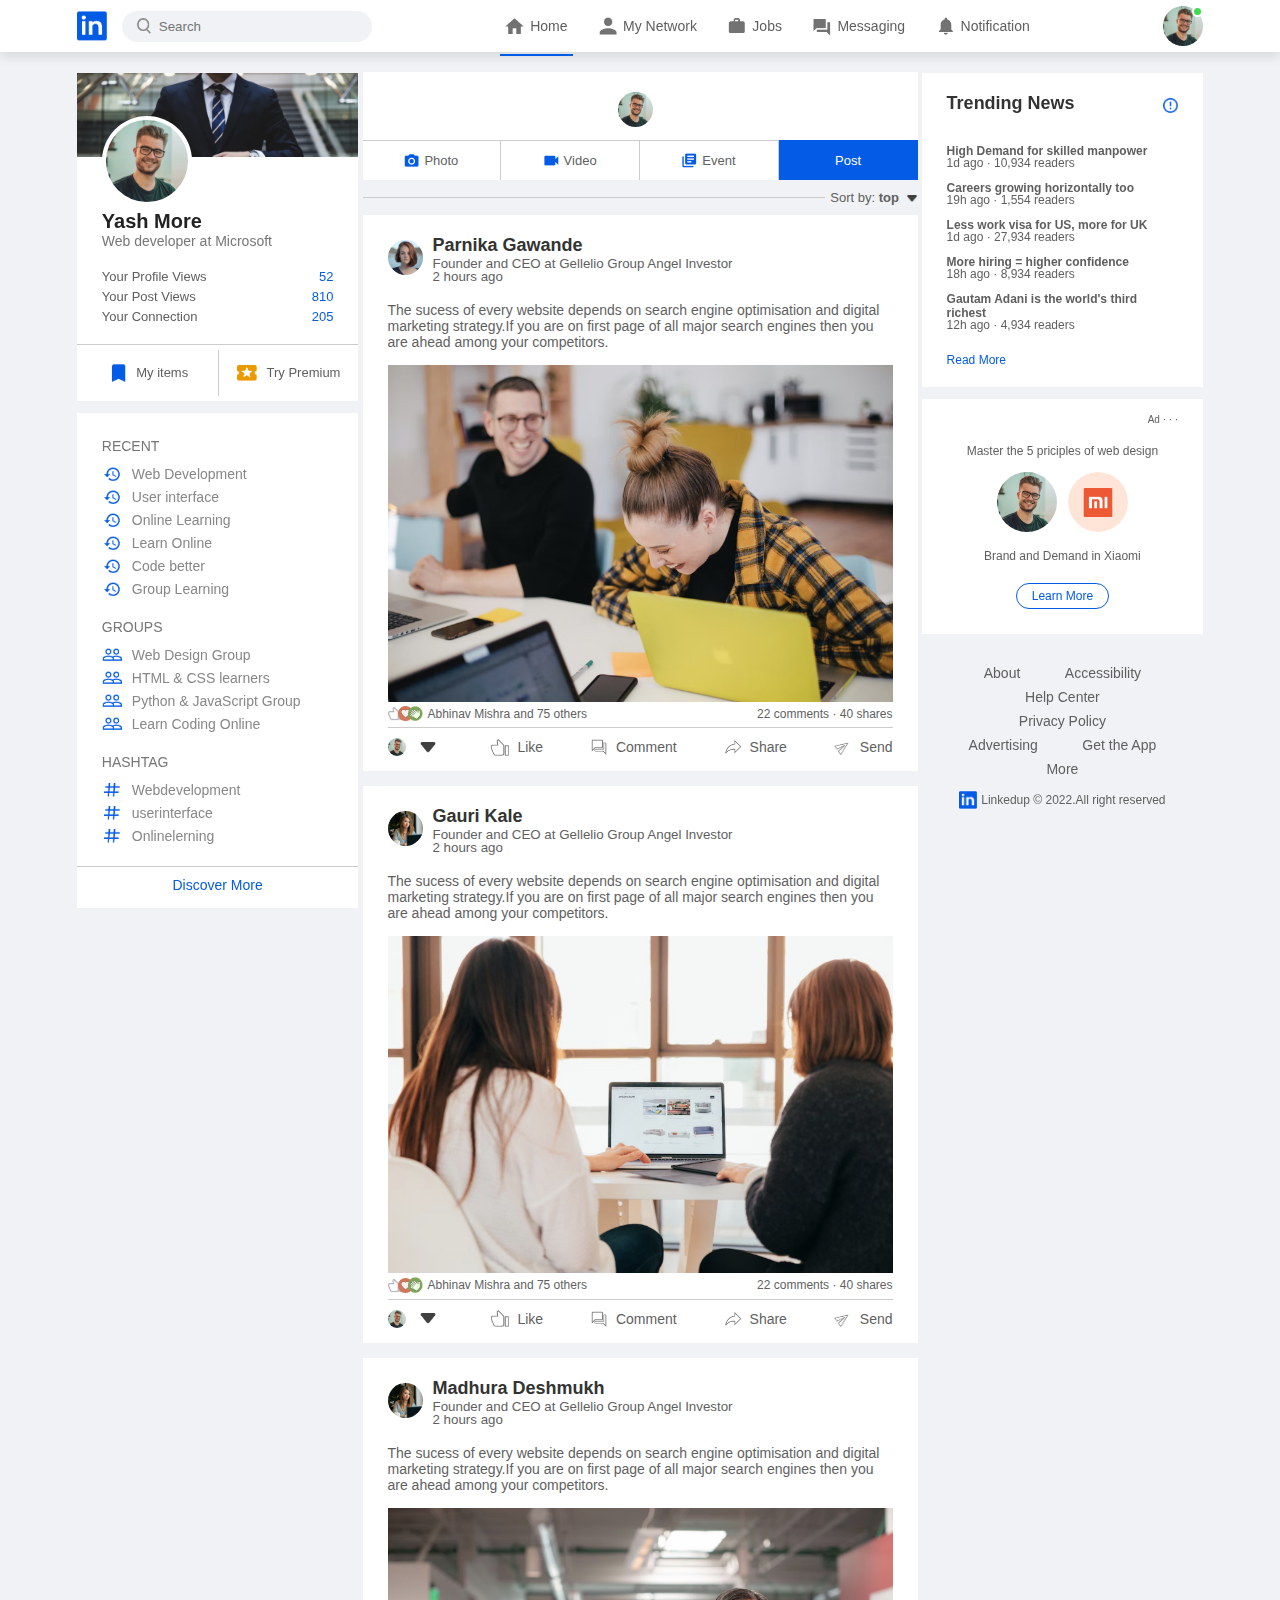
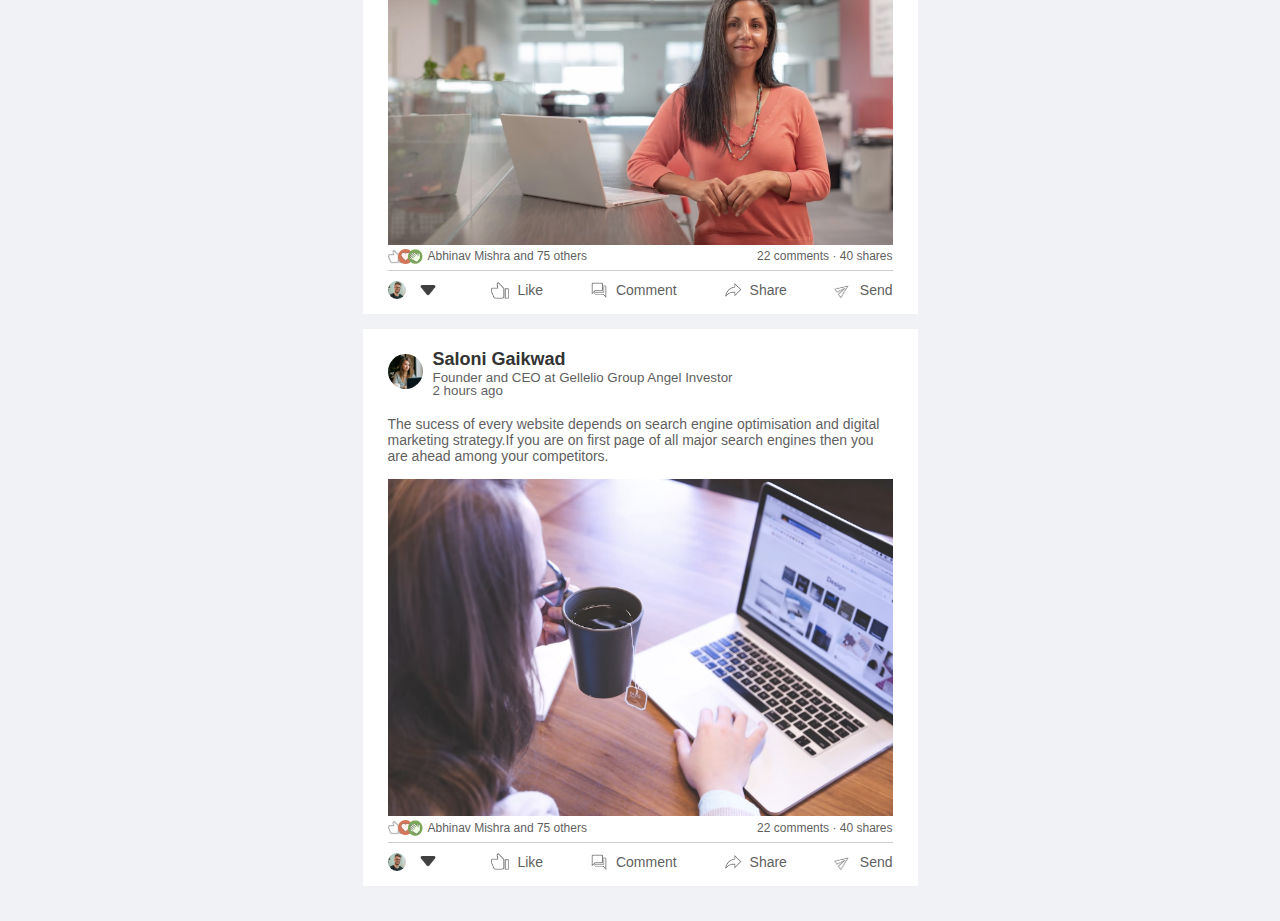
<file: index.html>
<!DOCTYPE html>
<html lang="en">
<head>
    <meta charset="UTF-8">
    <meta name="viewport" content="width=device-width, initial-scale=1.0">
    <title>Social Media Website Design</title>
    <link rel="stylesheet" href="style.css">
</head>
<body>
    <nav class="navbar">
        <div class="navbar-left">
            <a href="index.html" class="logo" ><img src="images/logo.png"></a>

            <div class="search-box">
                <img src="images/search.png">
                <input type="text" placeholder="Search">
            </div>
        </div>
        <div class="navbar-center">
            <ul>
                <li><a href="#" class="active-link"><img src="images/home.png"><span>Home</span></a></li>
                <li><a href="#"><img src="images/network.png"><span>My Network</span></a></li>
                <li><a href="#"><img src="images/jobs.png"><span>Jobs</span></a></li>
                <li><a href="#"><img src="images/message.png"><span>Messaging</span></a></li>
                <li><a href="#"><img src="images/notification.png"><span>Notification</span></a></li>
            </ul>
        </div>
        <div class="navbar-right">
            <div class="online">
                <img src="images/user-1.png" class="nav-profile-img" onclick="toggleMenu()">
            </div> 
        </div>
<!-- ---------- profile-drop-down-menu------------- -->
        <div class="profile-menu-wrap" id="profileMenu">
            <div class="profile-menu">
                <div class="user-info">
                    <img src="images/user-1.png">
                    <div>
                        <h3>Yash Chopra</h3>
                        <a href="profile.html">See your profile</a>
                    </div>
                </div>
                <hr>
                <a href="#" class="profile-menu-link">
                    <img src="images/feedback.png">
                    <p>Give feedback</p>
                    <span>></span>
                </a>
                <a href="#" class="profile-menu-link">
                    <img src="images/setting.png">
                    <p>Setting & Support</p>
                    <span>></span>
                </a>
                <a href="#" class="profile-menu-link">
                    <img src="images/help.png">
                    <p>Help & Support</p>
                    <span>></span>
                </a>
                <a href="#" class="profile-menu-link">
                    <img src="images/display.png">
                    <p>Display & Accessibility</p>
                    <span>></span>
                </a>
                <a href="#" class="profile-menu-link">
                    <img src="images/logout.png">
                    <p>Logout</p>
                    <span>></span>
                </a>
                
            </div>
        </div>
    </nav>
    <!-- -------navbar close------- -->

    <div class="container">
        <!-- -----Left-sidebar----- -->
        <div class="left-sidebar">
            <div class="sidebar-profile-box">
                <img src="images/cover-pic.png" width="100%">
                <div class="sidebar-profile-info">
                    <img src="images/user-1.png">
                    <h1>Yash More</h1>
                    <h3>Web developer at Microsoft</h3>
                    <ul>
                        <li> Your Profile Views <span>52</span></li>
                        <li> Your Post Views <span>810</span></li>
                        <li> Your Connection<span>205</span></li>
                    </ul>
                </div>
                <div class="sidebar-profile-link">
                    <a href="#"><img src="images/items.png" >My items</a>
                    <a href="#"><img src="images/premium.png" >Try Premium</a>
                </div>
            </div>
        <div class="sidebar-activity" id="sidebarActivity">

            <h3>RECENT</h3>
            <a href="#"><img src="images/recent.png">Web Development</a>
            <a href="#"><img src="images/recent.png">User interface</a>
            <a href="#"><img src="images/recent.png">Online Learning</a>
            <a href="#"><img src="images/recent.png">Learn Online</a>
            <a href="#"><img src="images/recent.png">Code better</a>
            <a href="#"><img src="images/recent.png">Group Learning</a>
            <h3>GROUPS</h3>
            <a href="#"><img src="images/group.png">Web Design Group</a>
            <a href="#"><img src="images/group.png">HTML & CSS learners</a>
            <a href="#"><img src="images/group.png">Python & JavaScript Group</a>
            <a href="#"><img src="images/group.png">Learn Coding Online</a>
            <h3>HASHTAG</h3>
            <a href="#"><img src="images/hashtag.png">Webdevelopment</a>
            <a href="#"><img src="images/hashtag.png">userinterface</a>
            <a href="#"><img src="images/hashtag.png">Onlinelerning</a>
            <div class="discover-more-link">
                <a href="#">Discover More</a>
            </div>
        </div>
        <p id="showmorelink" onclick="toggleActivity()">Show More <b>+</b></p>
    </div>
        <!-- --------main-content------ -->
        <div class="main-content">
            <div class="create-post">
               <div class="create-post-input">
                <img src="images/user-1.png">
                <textarea placeholder="Write a post" rows="2"></textarea>
               </div> 
               <div class="create-post-links">
                <li><img src="images/photo.png">Photo</li>
                <li><img src="images/video.png">Video</li>
                <li><img src="images/event.png">Event</li>
                <li>Post</li>
               </div>
            </div>
            <div class="sort-by">
                <hr>
                <P>Sort by: <span>top <img src="images/down-arrow.png"></span></P>
            </div>
            <div class="post">
                <div class="post-author">
                    <img src="images/user-3.png">
                    <div> 
                        <h1>Parnika Gawande</h1>
                        <small>Founder and CEO at Gellelio Group  Angel Investor</small>
                        <small>2 hours ago</small>
                    </div>
                </div>
                <p>The sucess of every website depends on search engine optimisation and digital marketing strategy.If you are on first page of all major search engines then you are ahead among your competitors.</p>
               <img src="images/post-image-1.png" width="100%">
               <div class="post-stats">
                <div>
                    <img src="images/thumbsup.png">
                    <img src="images/love.png">
                    <img src="images/clap.png">
                    <span class="liked-users">Abhinav Mishra and 75 others</span>
                </div>
                <div>
                    <span>22 comments &middot; 40 shares</span>
                </div>
               </div>
               <div class="post-activity">
                <div class="post-activity-links">
                    <img src="images/user-1.png" class="post-activity-user-icon">
                    <img src="images/down-arrow.png" class="post-activity-arrow-icon">
                </div>
                <div class="post-activity-links">
                    <img src="images/like.png">
                    <span>Like</span>
                </div>
                <div class="post-activity-links">
                    <img src="images/comment.png">
                    <span>Comment</span>
                </div>
                <div class="post-activity-links">
                    <img src="images/share.png">
                    <span>Share</span>
                </div>
                <div class="post-activity-links">
                    <img src="images/send.png">
                    <span>Send</span>
                </div>
               </div>
            </div>
            <div class="post">
                <div class="post-author">
                    <img src="images/user-4.png">
                    <div> 
                        <h1>Gauri Kale</h1>
                        <small>Founder and CEO at Gellelio Group  Angel Investor</small>
                        <small>2 hours ago</small>
                    </div>
                </div>
                <p>The sucess of every website depends on search engine optimisation and digital marketing strategy.If you are on first page of all major search engines then you are ahead among your competitors.</p>
               <img src="images/post-image-2.png" width="100%">
               <div class="post-stats">
                <div>
                    <img src="images/thumbsup.png">
                    <img src="images/love.png">
                    <img src="images/clap.png">
                    <span class="liked-users">Abhinav Mishra and 75 others</span>
                </div>
                <div>
                    <span>22 comments &middot; 40 shares</span>
                </div>
               </div>
               <div class="post-activity">
                <div class="post-activity-links">
                    <img src="images/user-1.png" class="post-activity-user-icon">
                    <img src="images/down-arrow.png" class="post-activity-arrow-icon">
                </div>
                <div class="post-activity-links">
                    <img src="images/like.png">
                    <span>Like</span>
                </div>
                <div class="post-activity-links">
                    <img src="images/comment.png">
                    <span>Comment</span>
                </div>
                <div class="post-activity-links">
                    <img src="images/share.png">
                    <span>Share</span>
                </div>
                <div class="post-activity-links">
                    <img src="images/send.png">
                    <span>Send</span>
                </div>
               </div>
            </div>
            <div class="post">
                <div class="post-author">
                    <img src="images/user-4.png">
                    <div> 
                        <h1>Madhura Deshmukh</h1>
                        <small>Founder and CEO at Gellelio Group  Angel Investor</small>
                        <small>2 hours ago</small>
                    </div>
                </div>
                <p>The sucess of every website depends on search engine optimisation and digital marketing strategy.If you are on first page of all major search engines then you are ahead among your competitors.</p>
               <img src="images/post-image-3.png" width="100%">
               <div class="post-stats">
                <div>
                    <img src="images/thumbsup.png">
                    <img src="images/love.png">
                    <img src="images/clap.png">
                    <span class="liked-users">Abhinav Mishra and 75 others</span>
                </div>
                <div>
                    <span>22 comments &middot; 40 shares</span>
                </div>
               </div>
               <div class="post-activity">
                <div class="post-activity-links">
                    <img src="images/user-1.png" class="post-activity-user-icon">
                    <img src="images/down-arrow.png" class="post-activity-arrow-icon">
                </div>
                <div class="post-activity-links">
                    <img src="images/like.png">
                    <span>Like</span>
                </div>
                <div class="post-activity-links">
                    <img src="images/comment.png">
                    <span>Comment</span>
                </div>
                <div class="post-activity-links">
                    <img src="images/share.png">
                    <span>Share</span>
                </div>
                <div class="post-activity-links">
                    <img src="images/send.png">
                    <span>Send</span>
                </div>
               </div>
            </div>
            <div class="post">
                <div class="post-author">
                    <img src="images/user-4.png">
                    <div> 
                        <h1>Saloni Gaikwad</h1>
                        <small>Founder and CEO at Gellelio Group  Angel Investor</small>
                        <small>2 hours ago</small>
                    </div>
                </div>
                <p>The sucess of every website depends on search engine optimisation and digital marketing strategy.If you are on first page of all major search engines then you are ahead among your competitors.</p>
               <img src="images/post-image-4.png" width="100%">
               <div class="post-stats">
                <div>
                    <img src="images/thumbsup.png">
                    <img src="images/love.png">
                    <img src="images/clap.png">
                    <span class="liked-users">Abhinav Mishra and 75 others</span>
                </div>
                <div>
                    <span>22 comments &middot; 40 shares</span>
                </div>
               </div>
               <div class="post-activity">
                <div class="post-activity-links">
                    <img src="images/user-1.png" class="post-activity-user-icon">
                    <img src="images/down-arrow.png" class="post-activity-arrow-icon">
                </div>
                <div class="post-activity-links">
                    <img src="images/like.png">
                    <span>Like</span>
                </div>
                <div class="post-activity-links">
                    <img src="images/comment.png">
                    <span>Comment</span>
                </div>
                <div class="post-activity-links">
                    <img src="images/share.png">
                    <span>Share</span>
                </div>
                <div class="post-activity-links">
                    <img src="images/send.png">
                    <span>Send</span>
                </div>
               </div>
            </div>
        </div>
        <!-- --------Right-sidebar----- -->
        <div class="right-sidebar">
            <div class="sidebar-news">
                <img src="images/more.png" class="info-icon">
                <h3>Trending News</h3>
                <a href="#">High Demand for skilled manpower</a>
                <span>1d ago &middot; 10,934 readers</span>

                <a href="#">Careers growing horizontally too</a>
                <span>19h ago &middot; 1,554 readers</span>

                <a href="#">Less work visa for US, more for UK</a>
                <span>1d ago &middot; 27,934 readers</span>

                <a href="#">More hiring = higher confidence</a>
                <span>18h ago &middot; 8,934 readers</span>
                
                <a href="#">Gautam Adani is the world's third richest</a>
                <span>12h ago &middot; 4,934 readers</span>
                <a href="#"class="read-more-link">Read More</a>
            </div>
            <div class="sidebar-ad">
                <small>Ad &middot; &middot; &middot;</small>
                <p>Master the 5 priciples of web design</p>
                <div>
                    <img src="images/user-1.png">
                    <img src="images/mi-logo.png">
                </div>
                <b>Brand and Demand in Xiaomi</b>
                <a href="#" class="ad-link">Learn More</a>
            </div>
            <div class="sidebar-useful-links">
                <a href="#">About</a>
                <a href="#">Accessibility</a>
                <a href="#">Help Center</a>
                <a href="#">Privacy Policy</a>
                <a href="#">Advertising</a>
                <a href="#">Get the App</a>
                <a href="#">More</a>

                <div class="copyright-msg">
                    <img src="images/logo.png">
                    <p>Linkedup &#169; 2022.All right reserved</p>
                </div>
            </div>
        </div>
    </div>

    <script> 
         let profileMenu = document.getElementById("profileMenu");

         function toggleMenu(){
            profileMenu.classList.toggle("open-menu");
         }
    </script>

    <script>

        let sidebarActivity = document.getElementById("sidebarActivity");
        let moreLink = document.getElementById("showmorelink");

        function toggleActivity(){
           sidebarActivity.classList.toggle("open-activity");

           if(sidebarActivity.classList.contains("open-activity")){
            moreLink.innerHTML = "Show less <b>-</b>";
           }else{
            moreLink.innerHTML = "Show more <b>+</b>";
           }
        }
        
    </script>

</body>
</html>
</file>
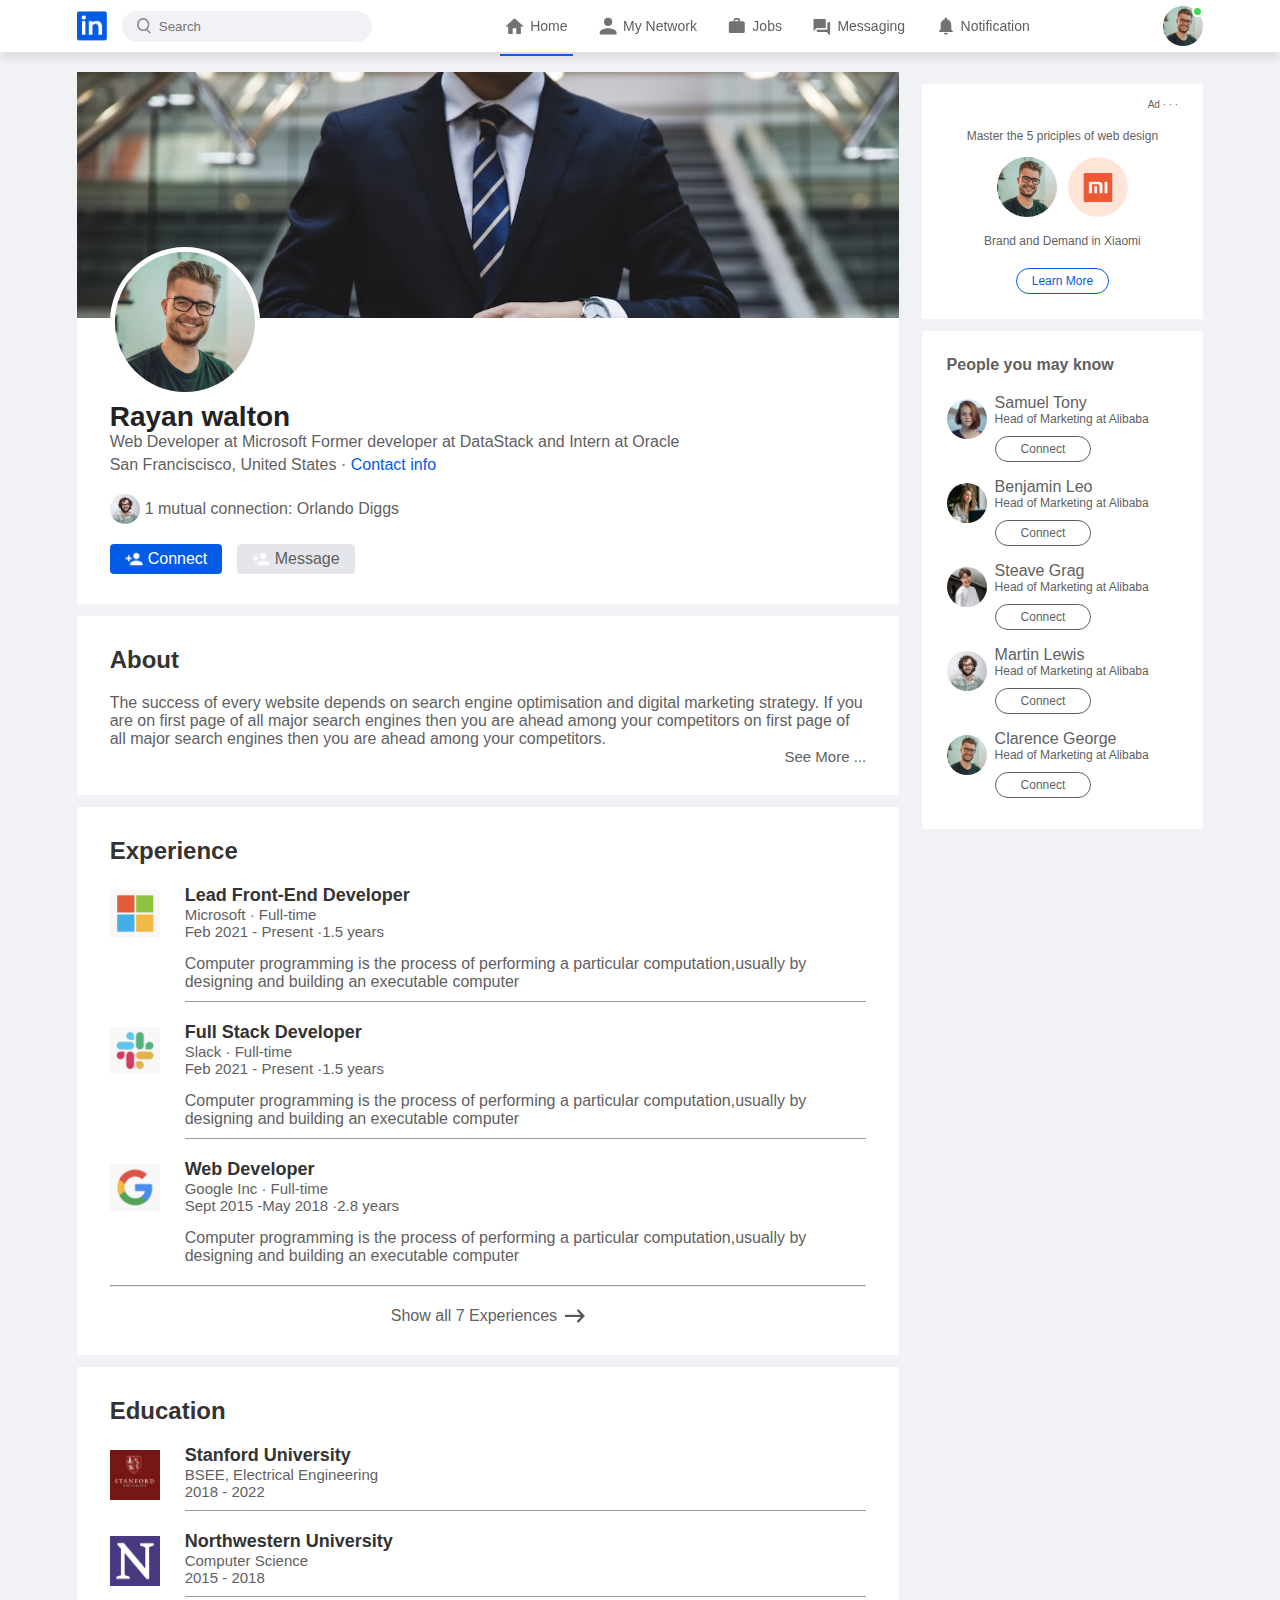
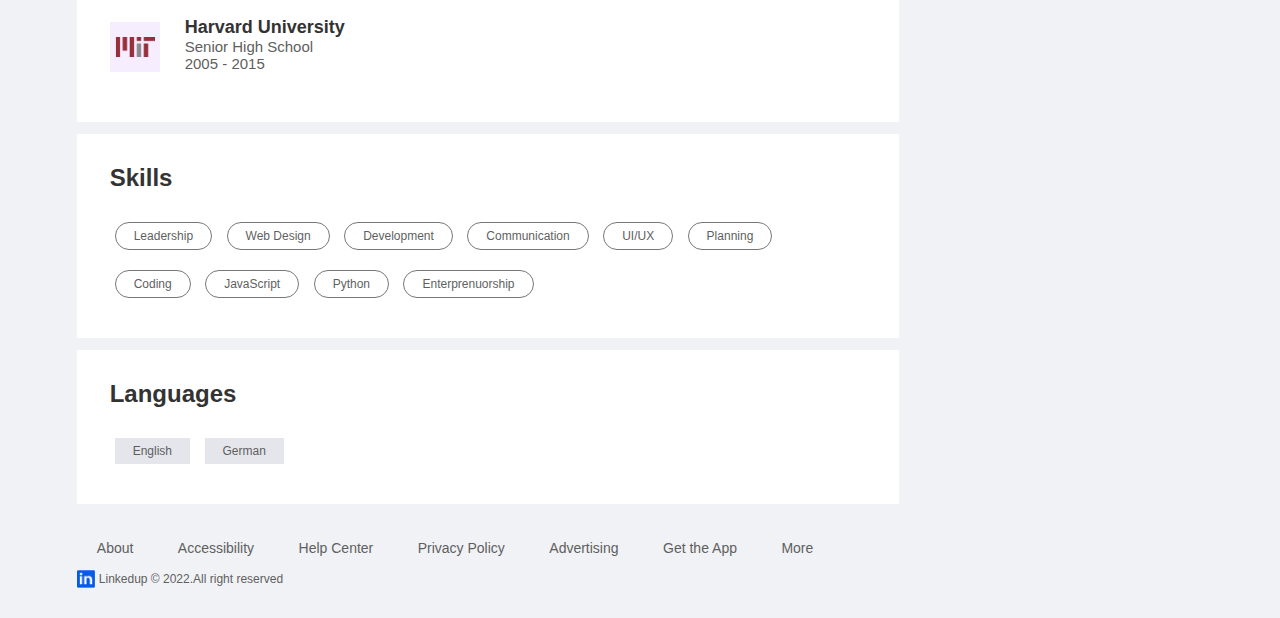
<file: profile.html>
<!DOCTYPE html>
<html lang="en">
<head>
    <meta charset="UTF-8">
    <meta name="viewport" content="width=device-width, initial-scale=1.0">
    <title>Social Media Website Design</title>
    <link rel="stylesheet" href="style.css">
</head>
<body>
    <nav class="navbar">
        <div class="navbar-left">
            <a href="index.html" class="logo" ><img src="images/logo.png"></a>

            <div class="search-box">
                <img src="images/search.png">
                <input type="text" placeholder="Search">
            </div>
        </div>
        <div class="navbar-center">
            <ul>
                <li><a href="#" class="active-link"><img src="images/home.png"><span>Home</span></a></li>
                <li><a href="#"><img src="images/network.png"><span>My Network</span></a></li>
                <li><a href="#"><img src="images/jobs.png"><span>Jobs</span></a></li>
                <li><a href="#"><img src="images/message.png"><span>Messaging</span></a></li>
                <li><a href="#"><img src="images/notification.png"><span>Notification</span></a></li>
            </ul>
        </div>
        <div class="navbar-right">
            <div class="online">
                <img src="images/user-1.png" class="nav-profile-img" onclick="toggleMenu()">
            </div> 
        </div>
<!-- ---------- profile-drop-down-menu------------- -->
        <!-- <div class="profile-menu-wrap" id="profileMenu">
            <div class="profile-menu">
                <div class="user-info">
                    <img src="images/user-1.png">
                    <div>
                        <h3>Rayan walton</h3>
                        <a href="profile.html">See your profile</a>
                    </div>
                </div>
                <hr>
                <a href="#" class="profile-menu-link">
                    <img src="images/feedback.png">
                    <p>Give feedback</p>
                    <span>></span>
                </a>
                <a href="#" class="profile-menu-link">
                    <img src="images/setting.png">
                    <p>Setting & Support</p>
                    <span>></span>
                </a>
                <a href="#" class="profile-menu-link">
                    <img src="images/help.png">
                    <p>Help & Support</p>
                    <span>></span>
                </a>
                <a href="#" class="profile-menu-link">
                    <img src="images/display.png">
                    <p>Display & Accessibility</p>
                    <span>></span>
                </a>
                <a href="#" class="profile-menu-link">
                    <img src="images/logout.png">
                    <p>Logout</p>
                    <span>></span>
                </a>
                
            </div>
        </div> -->
    </nav>
    <!-- -------navbar close------- -->
     <div class="container">
        <div class="profile-main">
            <div class="profile-container">
                <img src="images/cover-pic.png" width="100%">
                <div class="profile-container-inner">
                    <img src="images/user-1.png" class="profile-pic">
                    <h1>Rayan walton</h1>
                    <b>Web Developer at Microsoft Former developer at DataStack
                        and Intern at Oracle
                    </b>
                    <p>San Franciscisco, United States &middot; <a href="#">Contact info</a></p>
                   <div class="mutual-connection">
                    <img src="images/user-2.png">
                    <span>1 mutual connection: Orlando Diggs</span>
                   </div>
                   <div class="profile-btn">
                    <a href="#" class="primary-btn"><img src="images/connect.png">Connect</a>
                    <a href="#"><img src="images/connect.png">Message</a>
                   </div>
                </div>
            </div>
            <div class="profile-description">
                <h2>About</h2>
                <p>The success of every website depends on search engine optimisation and digital
                    marketing strategy. If you are on first page of all major search engines then you
                    are ahead among your competitors on first page of all major search engines then you 
                    are ahead among your competitors. 
                </p>
                <a href="#" class="see-more-link">See More ...</a>
            </div>
            <div class="profile-description">
                <h2>Experience</h2>
                <div class="profile-desc-row">
                    <img src="images/microsoft.png">
                    <div>
                        <h3>Lead Front-End Developer</h3>
                        <b>Microsoft &middot; Full-time</b>
                        <b>Feb 2021 - Present &middot;1.5 years</b>
                        <p>Computer programming is the process of performing a particular
                            computation,usually by designing and building an executable computer
                        </p>
                        <hr>
                    </div>
                </div>
                <div class="profile-desc-row">
                    <img src="images/slack.png">
                    <div>
                        <h3>Full Stack Developer</h3>
                        <b>Slack &middot; Full-time</b>
                        <b>Feb 2021 - Present &middot;1.5 years</b>
                        <p>Computer programming is the process of performing a particular
                            computation,usually by designing and building an executable computer
                        </p>
                        <hr>
                    </div>
                </div>
                <div class="profile-desc-row">
                    <img src="images/google.png">
                    <div>
                        <h3>Web Developer</h3>
                        <b>Google Inc &middot; Full-time</b>
                        <b>Sept 2015 -May 2018 &middot;2.8 years</b>
                        <p>Computer programming is the process of performing a particular
                            computation,usually by designing and building an executable computer
                        </p>
                    
                    </div>
                </div>
               <hr>
               <a href="#" class="Experience-link">Show all 7 Experiences <img src="images/right-arrow.png"></a>
        </div>
           <div class="profile-description">
            <h2>Education</h2>
            <div class="profile-desc-row">
                <img src="images/stanford.png">
                <div>
                    <h3>Stanford University</h3>
                    <b>BSEE, Electrical Engineering</b>
                    <b>2018 - 2022</b>
                    <hr>
                </div>
            </div>
            <div class="profile-desc-row">
                <img src="images/north.png">
                <div>
                    <h3>Northwestern University</h3>
                    <b>Computer Science</b>
                    <b>2015 - 2018</b>
                    <hr>
                </div>
            </div>
            <div class="profile-desc-row">
                <img src="images/mit.png">
                <div>
                    <h3>Harvard University</h3>
                    <b>Senior High School</b>
                    <b>2005 - 2015</b>
                </div>
            </div>
           </div>
           <div class="profile-description">
            <h2>Skills</h2>
            <a href="#" class="skills-btn">Leadership</a>
            <a href="#" class="skills-btn">Web Design</a>
            <a href="#" class="skills-btn">Development</a>
            <a href="#" class="skills-btn">Communication</a>
            <a href="#" class="skills-btn">UI/UX</a>
            <a href="#" class="skills-btn">Planning</a>
            <a href="#" class="skills-btn">Coding</a>
            <a href="#" class="skills-btn">JavaScript</a>
            <a href="#" class="skills-btn">Python</a>
            <a href="#" class="skills-btn">Enterprenuorship</a>
           </div>
           <div class="profile-description">
            <h2>Languages</h2>
            <a href="#" class="language-btn">English</a>
            <a href="#" class="language-btn">German</a>
          
           </div>
        </div>
<!-- ----------      profile-sidebar----------   -->

        <div class="profile-sidebar">
            <div class="sidebar-ad">
                <small>Ad &middot; &middot; &middot;</small>
                <p>Master the 5 priciples of web design</p>
                <div>
                    <img src="images/user-1.png">
                    <img src="images/mi-logo.png">
                </div>
                <b>Brand and Demand in Xiaomi</b>
                <a href="#" class="ad-link">Learn More</a>
            </div>
            <div class="sidebar-people">
                <h3>People you may know</h3>
                <div class="sidebar-people-row">
                    <img src="images/user-3.png">
                    <div> 
                        <h2>Samuel Tony</h2>
                        <p>Head of Marketing at Alibaba</p>
                        <a href="#">Connect</a>
                    </div>
                </div>
                <div class="sidebar-people-row">
                    <img src="images/user-4.png">
                    <div> 
                        <h2>Benjamin Leo</h2>
                        <p>Head of Marketing at Alibaba</p>
                        <a href="#">Connect</a>
                    </div>
                </div>
                <div class="sidebar-people-row">
                    <img src="images/user-5.png">
                    <div> 
                        <h2>Steave Grag</h2>
                        <p>Head of Marketing at Alibaba</p>
                        <a href="#">Connect</a>
                    </div>
                </div>
                <div class="sidebar-people-row">
                    <img src="images/user-2.png">
                    <div> 
                        <h2>Martin Lewis</h2>
                        <p>Head of Marketing at Alibaba</p>
                        <a href="#">Connect</a>
                    </div>
                </div>
                <div class="sidebar-people-row">
                    <img src="images/user-1.png">
                    <div> 
                        <h2>Clarence George</h2>
                        <p>Head of Marketing at Alibaba</p>
                        <a href="#">Connect</a>
                    </div>
                </div>
            </div>
        </div>
     </div>
    <div class="profile-footer">
        <div class="sidebar-useful-links">
            <a href="#">About</a>
            <a href="#">Accessibility</a>
            <a href="#">Help Center</a>
            <a href="#">Privacy Policy</a>
            <a href="#">Advertising</a>
            <a href="#">Get the App</a>
            <a href="#">More</a>

            <div class="copyright-msg">
                <img src="images/logo.png">
                <p>Linkedup &#169; 2022.All right reserved</p>
            </div>
        </div>
    </div>

    <script> 
         let profileMenu = document.getElementById("profileMenu");

         function toggleMenu(){
            profileMenu.classList.toggle("open-menu");
         }
    </script>
</body>
</html>
</file>
<file: style.css>
*{
    margin: 0;
    padding: 0;
    font-family: 'poppins',sans-serif;
    box-sizing: border-box;
}
body{
    background-color: #f0f2f5;
    color: #5f5f5f;
}
a{
    text-decoration: none;
    color:#5f5f5f;
}
.navbar{
    display:flex ;
    align-items: center;
    justify-content: space-between;
    background: #fff;
    padding: 6px 6%;
    position: sticky;
    top:0;
    z-index: 100;
    box-shadow: 0 5px 10px rgba(0,0,0,0.1);
}
.logo img{
    width: 30px;
    margin-right:15px;
    display: block;
}
.navbar-center ul li{
    display:inline-block;
    list-style: none;
}
.navbar-center ul li a{
    display: flex;
    align-items: center;
    font-size: 14px;
    margin: 5px 8px;
    padding-right: 5px;
    position: relative;
}
.navbar-center ul li a img{
    width:30px;
}
.navbar-center ul li a::after{
    content: '';
    width: 0;
    height: 2px;
    background:#045be6;
    position: absolute;
    bottom: -15px;
    transition: width 0.3s;
}
.navbar-center ul li a:hover::after,
.navbar-center ul li a.active-link::after
{
    width:100%;
   
}
.nav-profile-img{
    width:40px;
    border-radius: 50%;
    display: block;
    cursor: pointer;
    position: relative;
}
.online{
    position: relative;
}
.online::after{
    content: '';
    width:7px;
    height: 7px;
    border: 2px solid #fff;
    border-radius: 50%;
    right:0px;
    top:0px;
    background: #41db51;
    position: absolute;
}
.search-box{
    background: #f0f2f5;
    width: 250px;
    border-radius: 20px;
    display: flex;
    align-items: center;
    padding: 0 15px ;
}
.navbar-left{
    display: flex;
    align-items: center;
}
.search-box img{
    width:14px;
}
.search-box input{
    width: 100%;
    background: transparent;
    padding: 8px;
    outline: none;
    border: 0;
}

/* ---- navbar end-------- */

.container{
    padding: 20px 6%;
    display: flex;
    flex-wrap: wrap;
    justify-content: space-between;
}

/* <!-- -----Left-sidebar----- --> */
.left-sidebar{
    flex-basis: 25%;
    align-self: flex-start;
    position: sticky;
    top: 73px;
}
.sidebar-profile-box{
    background: #fff;
}
.sidebar-profile-info{
    padding: 0 25px ;
}
.sidebar-profile-info img{
    width: 90px;
    border-radius: 50%;
    background: #fff;
    padding: 4px;
    margin-top:-45px;
}
.sidebar-profile-info h1{
    font-size: 20px;
    font-weight: 600;
    color: #222;
}
.sidebar-profile-info h3{
    font-size: 14px;
    font-weight: 500;
    color: #777;
}
.sidebar-profile-info ul{
    list-style: none;
    margin: 20px 0;  
}
.sidebar-profile-info ul li{
    width: 100%;
    margin:5px 0;
    font-size: 13px;
}
.sidebar-profile-info ul li span{
    float:right;
    color: #045be6;
}
.sidebar-profile-link{
    display: flex;
    align-items: center;
    border-top: 1px solid #ccc;
}
.sidebar-profile-link a{
    flex-basis:50%;
    display: flex;
    align-items: center;
    justify-content: center;
    padding: 15px 0;
    font-size:13px;
    border-left:1px solid #ccc;
}
.sidebar-profile-link a:first-child{
    border-left:0;
}
.sidebar-profile-link a img{
    width:20px;
    margin-right: 10px;
}
.sidebar-activity{
    background: #fff;
    padding: 5px 25px;
    margin: 12px 0;
}
.sidebar-activity h3{
    color:#777;
    font-size:14px;
    font-weight:500;
    margin:20px 0 10px;
}
.sidebar-activity a{
    display: flex;
    align-items:center;
    font-size:14px;
    font-weight:500;
    color: #888;
    margin:3px 0;
}
.sidebar-activity a img{
    width:20px;
    margin-right: 10px;
}
.discover-more-link{
    border-top: 1px solid #ccc;
    text-align: center;
    margin-top: 20px;
    margin-left: -25px;
    margin-right: -25px;
}
.discover-more-link a{
    color: #045be6;
    display: inline-block;
    margin: 10px 0;
}

/* <!-- --------Right-sidebar----- --> */
.right-sidebar{
    flex-basis: 25%;
    align-self: flex-start;
    position: sticky;
    top: 73px;
}
.sidebar-news{
    background: #fff;
    padding:10px 25px;
}
.info-icon{
    width:15px;
    float:right;
    margin-top: 15px;
}
.sidebar-news h3{
    font-size: large;
    font-weight: 600;
    color:#333;
    margin:10px 0 30px;
}
.sidebar-news a{
    display: block;
    font-size:12px;
    font-weight:600;
    margin-top:10px;
    margin-bottom: -5px;
}
.sidebar-news span{
    font-size: 12px;
}
.sidebar-news .read-more-link{
    color:#045be6;
    font-weight: 500;
    margin: 20px 0 10px;
}
.sidebar-ad{
    background: #fff;
    padding:15px 25px;
    text-align: center;
    margin: 12px 0;
    font-size: 12px;
}
.sidebar-ad img{
    width: 60px;
    border-radius: 50%;
    margin:4px;
}
.sidebar-ad small{
    float:right;
    font-weight: 500;
}
.sidebar-ad p{
    margin-top: 30px;
    margin-bottom:10px;
}
.sidebar-ad b{
    display:block;
    font-weight: 500;
    margin-top:10px;
}
.ad-link{
    display: inline-block;
    border:1px solid #045be6;
    border-radius:30px;
    padding:5px 15px ; 
    color: #045be6;
    font-weight: 500;
    margin: 20px auto 10px ;
}
.sidebar-useful-links{
    padding:15px 25px;
    text-align:center;
}
.sidebar-useful-links a{
    display:inline-block;
    font-size: 14px;
    margin:4px 20px;
} 
.copyright-msg{
       display:flex;
       align-items: center;
       justify-content: center;
       font-size: 12px;
       margin-top:10px;
       font-weight: 500;
}
.copyright-msg img{
     width: 18px;
     margin-right:4px;
}
/* <!-- --------main-content------ --> */
.main-content{
    flex-basis: 47%;
}
.create-post{
    background:#fff;
}
.create-post-input{
    padding:20px 255px 10px;
    display: flex;
    align-items: flex-start;
}
.create-post-input img{
    width: 35px;
    border-radius: 50%;
    margin-right: 10px;
}
.create-post-input textarea{
    width: 100%;
    border: 0;
    outline: 0;
    resize:none;
    background: transparent;
    margin-top: 8px;
}
::placeholder{
    font-weight: 500;
}
.create-post-links{
   display: flex;
   align-items: flex-start;
}
.create-post-links li{
    list-style: none;
    border-top: 1px solid #ccc;
    border-right:1px solid #ccc;
    flex-basis: 25%;
    height: 40px;
    font-size: 13px;
    display: flex;
    align-items: center;
    justify-content: center;
    cursor: pointer;
}
.create-post-links li img{
    width: 15px;
    margin-right: 5px;
}
.create-post-links li:last-child{
    background: #045be6;
    color:#fff;
    border-top: 0;
    border-right: 0;
}
.sort-by{
    display: flex;
    align-items: center;
    margin: 10px 0;
}
.sort-by hr{
    flex: 1;
    border:0;
    height:1px;
    background: #ccc;
}
.sort-by p{
    font-size: 13px;
    padding-left: 5px;
}
.sort-by p span{
    font-weight:600;
    cursor: pointer;
}
.sort-by p span img{
    width: 12px;
    margin-left: 3px;
}
.post{
    background: #fff;
    padding:20px 25px 5px;
    margin: 5px 0 15px;
}
.post-author{
    display:flex;
    align-items: flex-start;
    margin-bottom: 20px;
}
.post-author img{
   width:35px;
   border-radius: 50%;
   margin-right: 10px;
   margin-top: 5px;
}
.post-author h1{
    font-size: 18px;
    font-weight: 600;
    color: #333;
}
.post-author small{
     display: block;
     margin-bottom:-2px;
}
.post p{
    font-size:14px;
    margin-bottom:15px;
}
.post-stats{
    display: flex;
    flex-wrap: wrap;
    align-items: center;
    justify-content: space-between;
    font-size: 12px;
    border-bottom: 1px solid #ccc;
    padding-bottom: 6px;
}
.post-stats div{
    display: flex;
    align-items: center;
}
.post-stats img{
    width: 15px;
    margin-right: -5px;
}
.liked-users{
     margin-left: 10px;
}
.post-activity{
    display: flex;
    align-items: center;
    justify-content: space-between;
    padding: 10px 0;
    font-size: 14px;
    font-weight: 500;
}
.post-activity div{
    display: flex;
    align-items: center;
}
.post-activity-user-icon{
    width: 22px;
    border-radius: 50%;
}
.post-activity-arrow-icon{
    width: 12px;
    margin-left: 5px;
}
.post-activity-links img{
   width: 18px;
   margin-right: 8px;
}
/* ------------profile-drop-down-menu------------ */
.profile-menu-wrap{
   position: absolute;
   top: 100%;
   right: 5%;
   width: 320px; 
   max-height:0;
   overflow: hidden;
   transition: max-height 0.5s;
}
.profile-menu-wrap.open-menu{
    max-height: 400px;
}
.profile-menu{
    background: #222;
    color: #fff;
    padding: 20px;
    margin: 10px;
}
.user-info{
    display: flex;
    align-items: center;
}
.user-info img{
    width: 50px;
    border-radius: 50%;
    margin-right: 15px;
}
.user-info h3{
    font-weight: 500;
    margin-bottom: -7px;
}
.user-info a{
    color: #c9dbf8;
    font-size: 13px;
}
.profile-menu hr{
    border: 0;
    height: 1px;
    width: 100%;
    background: #fff;
    margin: 15px 0 10px;
}
.profile-menu link{
    display: flex;
    align-items: center;
    color:#fff;
    margin:12px 0;
    font-size:14px;
}
.profile-menu-link p{
    width: 100%;
}
.profile-menu-link img{
    width: 35px;
    border-radius: 50%;
    margin-right:15px;
}


/* --------profile-page------------- */
.profile-main{
    flex-basis: 73%;
}
.profile-sidebar{
    flex-basis: 25%;
    align-self: flex-start;
    position: sticky;
    top:73%px;
}
.profile-container{
    background: #fff;
}
.profile-container-inner{
    padding:0 4% 10px;
}
.profile-pic{
    width: 150px;
    border-radius: 50%;
    margin-top: -75px;
    padding: 5px ;
    background: #fff;
}
.profile-container h1{
    font-size: 28px;
    font-weight: 600;
    color: #222;
}
.profile-container b{
     font-weight: 500;
}
.profile-container p{
    margin-top: 5px;
}
.profile-container p a{
    color: #045be6;
    font-weight: 500;
}
.mutual-connection{
    display: flex;
    align-items: center;
    margin: 20px 0;
}
.mutual-connection img{
    width:30px;
    border-radius: 50%;
    margin-right: 5px;
}
.profile-btn{
    margin: 20px 0;
}
.profile-btn a{
    display: inline-flex;
    align-items: center;
    background: #e4e6eb;
    padding: 6px 15px;
    border-radius: 4px;
    margin-right:10px;
}
.profile-btn a img{
    width: 18px;
    margin-right: 5px;
}
.profile-btn .primary-btn{
    background: #045be6;
    color: #fff;
}
.profile-description{
    background:#fff;
    padding: 20px 4% 30px;
    margin:12px 0;
}
.profile-description h2{
    color: #333;
    margin: 10px 0 20px;
    font-weight:600;
}
.see-more-link{
    display: block;
    text-align: right;
    font-size:15px;
}
.profile-desc-row{
    display: flex;
    align-items: flex-start;
    margin: 20px 0;
}
.profile-desc-row img {
    width: 50px;
    margin-right: 25px;
    margin-top: 5px;
}
.profile-desc-row div{
    width: 100%;
}
.profile-desc-row h3{
    font-size: 18px;
    font-weight: 600;
    color: #333;
}
.profile-desc-row b{
    display: block;
    font-weight:500;
    font-size: 15px;
}
.profile-desc-row p{
    margin-top: 15px;
}
.profile-desc-row hr{
    border: 0;
    border-bottom: 1px solid #999 ;
    margin-top: 10px;
}
.Experience-link{
    display: flex;
    align-items: center;
    justify-content:center;
    padding-top:20px;
    font-weight: 500;
}
.Experience-link img{
    width: 20px;
    margin-left: 8px;
}
.skills-btn{
    display: inline-block;
    margin: 10px 5px;
    padding: 6px 18px;
    border: 1px solid #777;
    border-radius:30px ;
    font-size: 12px;
    font-weight: 500;
}
.language-btn{
    display: inline-block;
    margin: 10px 5px;
    padding: 6px 18px;
    background:#e4e6eb;
    font-size: 12px;
    font-weight: 500;
}

/* ----------- profile-right-sidebar--------- */

.sidebar-people .sidebar-ad{
    margin: 0;
}
.sidebar-people{
     background: #fff;
     padding: 15px 25px;
     margin: 12px 0;
     font-size: 12px;
}
.sidebar-people h3{
     font-size: 16px;
     font-weight: 600;
     margin: 10px 0 20px;
}
.sidebar-people-row{
     display: flex;
     align-items: flex-start;
     margin: 6px 0;
}
.sidebar-people-row img{
    width:40px;
    border-radius: 50%;
    margin-right: 8px;
    margin-top: 5px;
}
.sidebar-people-row h2{
    font-weight: 500;
    font-size: 16px;
}
.sidebar-people-row a{
    display: inline-block;
    margin: 10px 0;
    padding: 5px 25px;
    border: 1px solid #5f5f5f;
    border-radius: 30px;
    font-weight: 500;
}
.profile-footer{
    padding: 0 6% 30px;
}
.profile-footer .sidebar-useful-links{
    text-align: left;
    padding: 0;
}
.profile-footer .copyright-msg{
    justify-content: flex-start;
}
#showmorelink{
    display: none;
}
/* -----------media query for small screen----------- */

@media only screen and (max-width:600px){
     .search-box{
        background: transparent;
        width: auto;
        padding: 0;
     }
     .search-box input{
        width: 0;
        padding: 0;
     }
     .navbar-center ul li a span{
        display: none;
     }
     .navbar-center ul li a {
        padding-right:0;
        margin: 5ppx;
     }
     .nav-profile-img{
        width: 30px;
     }
     .container{
        padding: 15px 3%;
     }
     .left-sidebar, .right-sidebar{
        flex-basis: 100%;
        position: relative;
        top: unset;
     }
     .main-content{
        flex-basis: 100%;
     }
     .post-stats div{
        margin: 2px 0;
     }
     .post-activity-links span{
        display: none;
     }
     .post-activity-links img{
        margin-right: 0;
     }
     .profile-sidebar, .profile-sidebar{
        flex-basis: 100%;
     }
     .profile-container{
        font-size: 14px;
     }
     .profile-pic{
        width: 100px;
        margin-top: -50px;
     }
     .profile-description{
        font-size: 14px;
     }
     #showmorelink{
        display: block;
        width: fit-content;
        margin: 10px auto;
        font-size: 14px;
        cursor: pointer;
     }
     .sidebar-activity{
        display: none;
     }
     .sidebar-activity.open-activity{
        display: block;
     }


}
</file>
